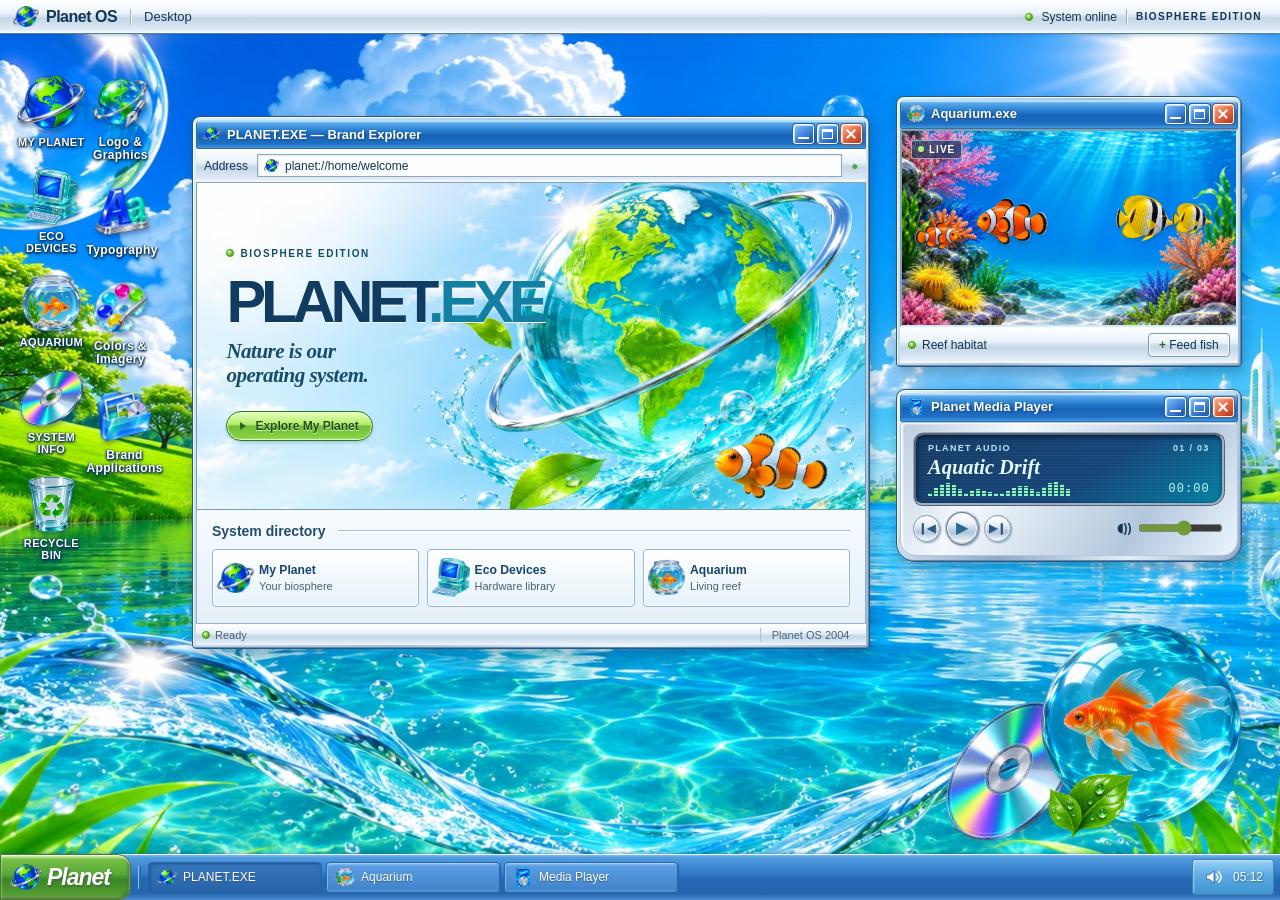
<file: index.html>
<!doctype html>
<html lang="en">
<head>
  <meta charset="utf-8">
  <meta name="viewport" content="width=device-width,initial-scale=1">
  <meta name="theme-color" content="#1564b0">
  <meta name="description" content="Enter PLANET.EXE, an ecological desktop with a living aquarium, eco devices and a biosphere media player.">
  <title>PLANET.EXE · Biosphere Desktop</title>
  <link rel="icon" href="assets/planet.png">
  <link rel="stylesheet" href="desktop.css">
  <script src="brand-data.js" defer></script>
  <script src="desktop.js" defer></script>
</head>
<body>
  <header class="system-bar">
    <button class="os-brand" data-open="home"><img src="assets/planet.png" alt="">Planet OS</button>
    <i class="divider"></i><span class="top-path">Desktop</span>
    <div class="top-end"><span class="led"></span> System online <i class="divider"></i><span>BIOSPHERE EDITION</span></div>
  </header>
  <main id="desktop" aria-label="Planet OS desktop">
    <div class="desk-collage">
      <button class="floating-disc" data-open="player" title="Open Planet Media Player" aria-label="Open Planet Media Player"><img src="assets/info.png" alt=""></button>
      <button class="water-orb" data-open="aquarium" title="Open Aquarium" aria-label="Open Aquarium"><img src="assets/water-orb.webp" alt=""></button>
      <img class="loose-leaf" src="assets/leaf.png" alt="">
    </div>
    <nav id="shortcuts" aria-label="Desktop shortcuts"></nav>
    <nav id="brand-shortcuts" aria-label="Brandbook shortcuts"></nav>
    <section class="window home" id="home" aria-label="PLANET.EXE brand explorer">
      <div class="chrome" data-title="PLANET.EXE — Brand Explorer"></div>
      <div class="address"><span>Address</span><div class="url"><img src="assets/planet.png" alt="">planet://home/welcome</div><span class="connection" aria-label="Connected">●</span></div>
      <div class="home-scroll">
        <div class="hero">
          <div class="hero-copy">
            <div class="edition"><span class="led"></span> BIOSPHERE EDITION</div>
            <h1>PLANET<span>.EXE</span></h1>
            <p>Nature is our<br>operating system.</p>
            <button class="enter-btn" data-open="planet"><span class="play-mark"></span>Explore My Planet</button>
          </div>
        </div>
        <div class="directory">
          <h2>System directory<span></span></h2>
          <div id="directory-links"></div>
        </div>
      </div>
      <div class="status"><span><i class="led"></i> Ready</span><span>Planet OS 2004</span></div>
    </section>
    <section class="window aquarium" id="aquarium" aria-label="Aquarium">
      <div class="chrome" data-title="Aquarium.exe"></div>
      <button id="tank" aria-label="Feed fish at this point in the aquarium"><span class="live"><i></i> LIVE</span><span id="swimmers"></span></button>
      <div class="tank-controls"><span id="tank-state" role="status"><i class="led"></i> Reef habitat</span><button class="shell-button" id="feed"><b>+</b> Feed fish</button></div>
    </section>
    <section class="window player" id="player" aria-label="Planet Media Player">
      <div class="chrome" data-title="Planet Media Player"></div>
      <div class="player-case">
        <div class="lcd">
          <div class="lcd-top"><span>PLANET AUDIO</span><span id="track-num">01 / 03</span></div>
          <div class="track-title" id="track-title">Aquatic Drift</div>
          <div class="readout"><div id="eq" aria-hidden="true"></div><time id="timer">00:00</time></div>
        </div>
        <div class="transport"><button id="prev" aria-label="Previous track">❙◀</button><button id="play" aria-label="Play">▶</button><button id="next" aria-label="Next track">▶❙</button><span class="speaker-mark" aria-hidden="true">◖))</span><input id="volume" type="range" min="0" max="100" value="55" aria-label="Player volume"></div>
      </div>
    </section>
    <section class="window dialog" id="planet" aria-label="My Planet" hidden>
      <div class="chrome" data-title="My Planet"></div><div class="app-body">
        <div class="app-heading"><img src="assets/planet.png" alt=""><div><small>PERSONAL BIOSPHERE</small><h2>My Planet</h2></div></div>
        <p>PLANET.EXE imagines a computer that feels alive. Water cools its circuits, leaves collect its light, and every device has a place in your habitat.</p>
        <h3>Installed devices</h3><div id="installed"></div><button class="shell-button" data-open="devices">Browse Eco Devices</button>
      </div></section>
    <section class="window dialog" id="devices" aria-label="Eco Devices" hidden>
      <div class="chrome" data-title="Eco Devices"></div><div class="app-body">
        <div class="app-heading"><img src="assets/devices.png" alt=""><div><small>HARDWARE LIBRARY</small><h2>Eco Devices</h2></div></div>
        <p>Choose a concept device to install in your local biosphere.</p><div id="catalog"></div>
      </div></section>
    <section class="window dialog" id="info" aria-label="System Info" hidden>
      <div class="chrome" data-title="System Info"></div><div class="app-body">
        <div class="app-heading"><img src="assets/info.png" alt=""><div><small>SYSTEM PROPERTIES</small><h2>Planet OS</h2></div></div>
        <dl id="properties"></dl><h3>Desktop controls</h3><p>Drag a title bar to move its window. Use the taskbar to switch windows. Tab and Enter operate controls, and Esc dismisses the Planet menu.</p>
      </div></section>
    <section class="window dialog" id="bin" aria-label="Recycle Bin" hidden>
      <div class="chrome" data-title="Recycle Bin"></div><div class="app-body">
        <div class="app-heading"><img src="assets/bin.png" alt=""><div><small>RECOVERY UTILITY</small><h2>Recycle Bin</h2></div></div>
        <div id="recycled"></div>
      </div></section>
  </main>
  <nav id="start-menu" aria-label="Planet menu" hidden><header><img src="assets/planet.png" alt=""><strong>Planet OS</strong></header><div id="programs"></div></nav>
  <footer class="taskbar">
    <button id="start" aria-expanded="false" aria-controls="start-menu"><img src="assets/planet.png" alt="">Planet</button>
    <span class="grip"></span><div id="tasks" aria-label="Open windows"></div>
    <div class="tray"><button id="mute" aria-label="Mute sound" title="Mute sound"></button><time id="clock"></time></div>
  </footer>
</body></html>
</file>
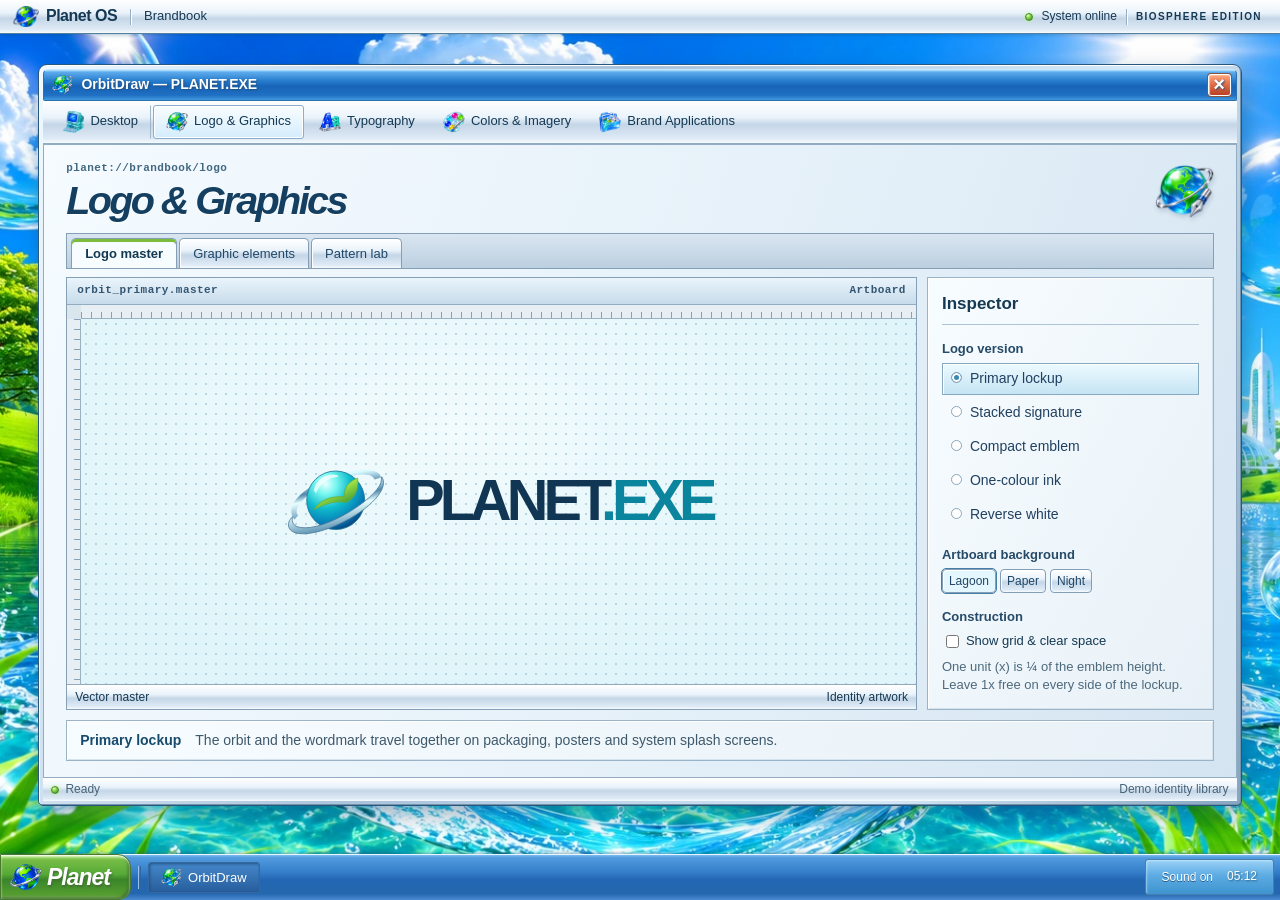
<file: index2.html>
<!doctype html>
<html lang="en"><head><meta charset="utf-8"><meta name="viewport" content="width=device-width,initial-scale=1"><meta name="theme-color" content="#1564b0"><title>Logo &amp; Graphics · PLANET.EXE</title>
<link rel="icon" href="assets/brand/logo-icon.png"><link rel="stylesheet" href="desktop.css"><link rel="stylesheet" href="brand.css"><script defer src="brand-data.js"></script><script defer src="brand.js"></script></head>
<body class="brand-app app-logo" data-page="logo">
<header class="system-bar"><a class="os-brand" href="index.html"><img src="assets/planet.png" alt="">Planet OS</a><i class="divider"></i><span class="top-path">Brandbook</span><div class="top-end"><span class="led"></span> System online <i class="divider"></i><span>BIOSPHERE EDITION</span></div></header>
<div class="app-space"><main class="book-window">
  <div class="book-chrome"><img src="assets/brand/logo-icon.png" alt=""><strong>OrbitDraw — PLANET.EXE</strong><a class="exit-app" aria-label="Close application and return to desktop" title="Return to desktop" href="index.html">×</a></div>
  <nav class="book-nav" aria-label="Brandbook sections"><a href="index.html"><img src="assets/devices.png" alt="">Desktop</a><a href="index2.html" aria-current="page"><img src="assets/brand/logo-icon.png" alt="">Logo &amp; Graphics</a>
      <a href="index3.html"><img src="assets/brand/type-icon.png" alt="">Typography</a>
      <a href="index4.html"><img src="assets/brand/color-icon.png" alt="">Colors &amp; Imagery</a>
      <a href="index5.html"><img src="assets/brand/media-icon.png" alt="">Brand Applications</a></nav>
  <div class="book-body"><header class="app-intro"><div class="intro-copy"><div class="app-path">planet://brandbook/logo</div><h1>Logo &amp; Graphics</h1></div><img src="assets/brand/logo-icon.png" alt=""></header>
<div class="mode-bar" id="logo-modes" aria-label="Editor mode">
  <button data-mode="marks" aria-pressed="true">Logo master</button><button data-mode="elements" aria-pressed="false">Graphic elements</button><button data-mode="patterns" aria-pressed="false">Pattern lab</button>
</div>
<div class="draw-layout">
  <section class="drawing-desk">
    <div class="panel-label"><span id="doc-name">orbit_primary.master</span><span>Artboard</span></div>
    <div class="ruler-frame"><div class="canvas" id="artboard"><div id="draw-object"></div></div></div>
    <div class="drawing-foot"><span id="doc-spec">Vector master</span><span id="draw-caption"></span></div>
  </section>
  <aside class="inspector bevel"><h2>Inspector</h2><fieldset><legend id="variant-label">Logo version</legend><div id="variants" class="options-list"></div></fieldset>
    <fieldset id="background-field"><legend>Artboard background</legend><div id="surfaces" class="surface-choices"></div></fieldset>
    <fieldset id="guides-field"><legend>Construction</legend><label class="check"><input type="checkbox" id="guides"> Show grid &amp; clear space</label><p class="small">One unit (x) is ¼ of the emblem height. Leave 1x free on every side of the lockup.</p></fieldset>
  </aside>
</div><div class="note-line"><strong id="note-heading"></strong><p id="editor-note"></p></div></div>
  <div class="book-status"><span><i class="led"></i> <span id="status-message" role="status">Ready</span></span><span>Demo identity library</span></div>
</main></div>
<nav id="book-menu" aria-label="Planet menu" hidden><div class="menu-brand"><img src="assets/planet.png" alt="">Planet OS</div><a href="index.html"><img src="assets/devices.png" alt="">Desktop</a><a href="index2.html" aria-current="page"><img src="assets/brand/logo-icon.png" alt="">Logo &amp; Graphics</a>
      <a href="index3.html"><img src="assets/brand/type-icon.png" alt="">Typography</a>
      <a href="index4.html"><img src="assets/brand/color-icon.png" alt="">Colors &amp; Imagery</a>
      <a href="index5.html"><img src="assets/brand/media-icon.png" alt="">Brand Applications</a></nav>
<footer class="taskbar"><button id="start" aria-expanded="false" aria-controls="book-menu"><img src="assets/planet.png" alt="">Planet</button><span class="grip"></span><div class="book-task"><img src="assets/brand/logo-icon.png" alt="">OrbitDraw</div>
<div class="tray"><button id="book-mute" aria-label="Mute sound">Sound on</button><time id="book-clock"></time></div></footer>
<dialog id="image-viewer" aria-labelledby="viewer-title"><div class="view-head"><strong id="viewer-title"></strong><button class="ui-btn" id="viewer-close">Close</button></div><img id="viewer-image" alt=""><p id="viewer-caption"></p></dialog>
</body></html>
</file>
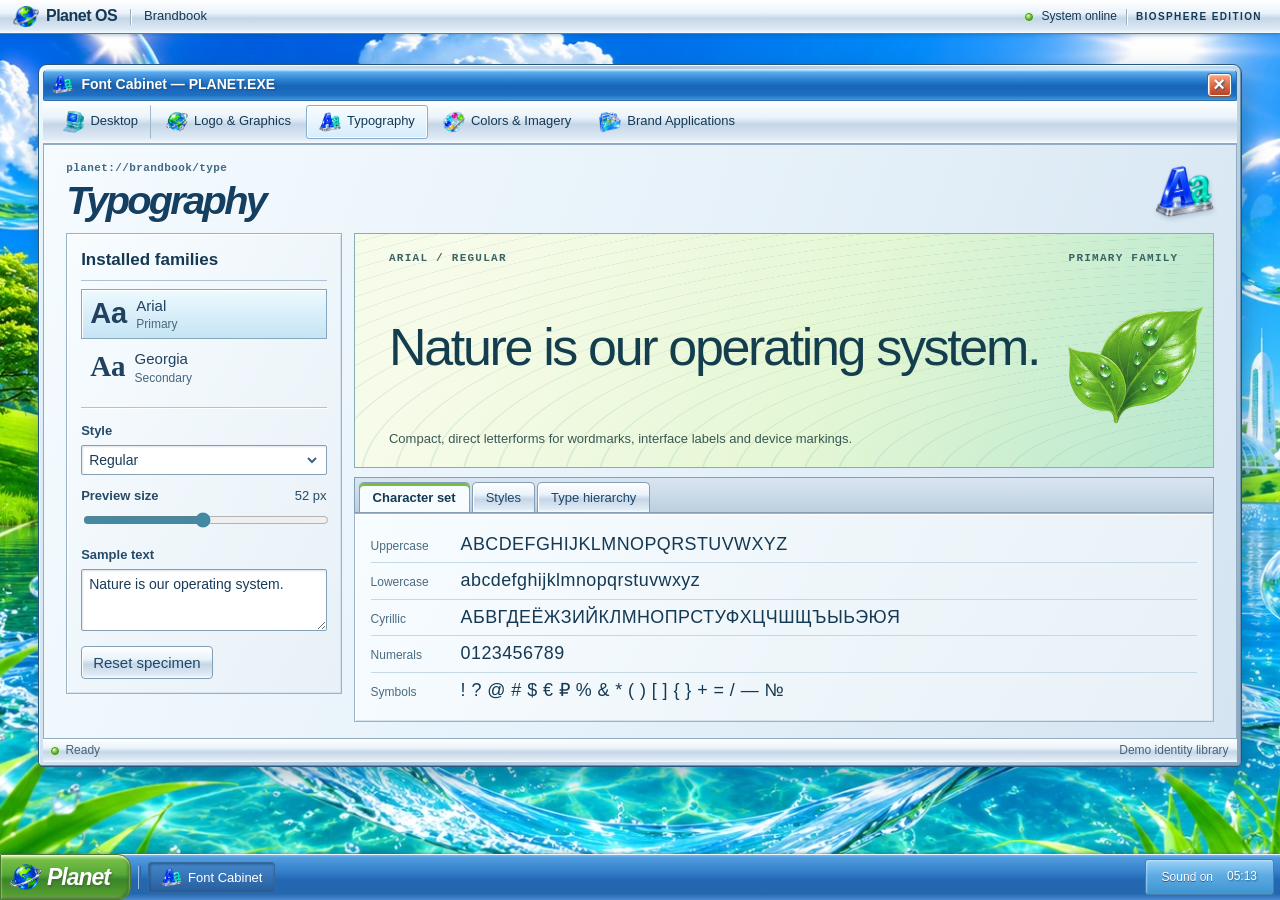
<file: index3.html>
<!doctype html>
<html lang="en"><head><meta charset="utf-8"><meta name="viewport" content="width=device-width,initial-scale=1"><meta name="theme-color" content="#1564b0"><title>Typography · PLANET.EXE</title>
<link rel="icon" href="assets/brand/type-icon.png"><link rel="stylesheet" href="desktop.css"><link rel="stylesheet" href="brand.css"><script defer src="brand-data.js"></script><script defer src="brand.js"></script></head>
<body class="brand-app app-type" data-page="type">
<header class="system-bar"><a class="os-brand" href="index.html"><img src="assets/planet.png" alt="">Planet OS</a><i class="divider"></i><span class="top-path">Brandbook</span><div class="top-end"><span class="led"></span> System online <i class="divider"></i><span>BIOSPHERE EDITION</span></div></header>
<div class="app-space"><main class="book-window">
  <div class="book-chrome"><img src="assets/brand/type-icon.png" alt=""><strong>Font Cabinet — PLANET.EXE</strong><a class="exit-app" aria-label="Close application and return to desktop" title="Return to desktop" href="index.html">×</a></div>
  <nav class="book-nav" aria-label="Brandbook sections"><a href="index.html"><img src="assets/devices.png" alt="">Desktop</a><a href="index2.html"><img src="assets/brand/logo-icon.png" alt="">Logo &amp; Graphics</a>
      <a href="index3.html" aria-current="page"><img src="assets/brand/type-icon.png" alt="">Typography</a>
      <a href="index4.html"><img src="assets/brand/color-icon.png" alt="">Colors &amp; Imagery</a>
      <a href="index5.html"><img src="assets/brand/media-icon.png" alt="">Brand Applications</a></nav>
  <div class="book-body"><header class="app-intro"><div class="intro-copy"><div class="app-path">planet://brandbook/type</div><h1>Typography</h1></div><img src="assets/brand/type-icon.png" alt=""></header>
<div class="font-layout">
  <aside class="font-tools bevel"><h2>Installed families</h2><div id="family-list"></div><div class="panel-rule"></div>
  <label for="font-style">Style</label><select id="font-style"><option value="regular">Regular</option><option value="italic">Italic</option><option value="bold">Bold</option><option value="bolditalic">Bold italic</option></select>
  <label for="font-size">Preview size <output id="size-label" for="font-size">52 px</output></label><input id="font-size" type="range" min="18" max="88" value="52">
  <label for="font-text">Sample text</label><textarea id="font-text" rows="3" maxlength="180">Nature is our operating system.</textarea><button class="ui-btn" id="type-reset">Reset specimen</button></aside>
  <section class="type-proof"><div class="proof-hero"><div class="proof-folio"><span id="proof-family"></span><span id="proof-role"></span></div>
  <div class="proof-sample" id="live-type"></div><img class="proof-leaf" src="assets/leaf.png" alt=""><div class="proof-foot" id="font-description"></div></div>
  <div class="mode-bar" id="proof-tabs" aria-label="Specimen view"><button data-proof="glyph" aria-pressed="true">Character set</button><button data-proof="weight" aria-pressed="false">Styles</button><button data-proof="hierarchy" aria-pressed="false">Type hierarchy</button></div>
  <div class="specimen-sheet" id="type-sheet"></div></section></div></div>
  <div class="book-status"><span><i class="led"></i> <span id="status-message" role="status">Ready</span></span><span>Demo identity library</span></div>
</main></div>
<nav id="book-menu" aria-label="Planet menu" hidden><div class="menu-brand"><img src="assets/planet.png" alt="">Planet OS</div><a href="index.html"><img src="assets/devices.png" alt="">Desktop</a><a href="index2.html"><img src="assets/brand/logo-icon.png" alt="">Logo &amp; Graphics</a>
      <a href="index3.html" aria-current="page"><img src="assets/brand/type-icon.png" alt="">Typography</a>
      <a href="index4.html"><img src="assets/brand/color-icon.png" alt="">Colors &amp; Imagery</a>
      <a href="index5.html"><img src="assets/brand/media-icon.png" alt="">Brand Applications</a></nav>
<footer class="taskbar"><button id="start" aria-expanded="false" aria-controls="book-menu"><img src="assets/planet.png" alt="">Planet</button><span class="grip"></span><div class="book-task"><img src="assets/brand/type-icon.png" alt="">Font Cabinet</div>
<div class="tray"><button id="book-mute" aria-label="Mute sound">Sound on</button><time id="book-clock"></time></div></footer>
<dialog id="image-viewer" aria-labelledby="viewer-title"><div class="view-head"><strong id="viewer-title"></strong><button class="ui-btn" id="viewer-close">Close</button></div><img id="viewer-image" alt=""><p id="viewer-caption"></p></dialog>
</body></html>
</file>
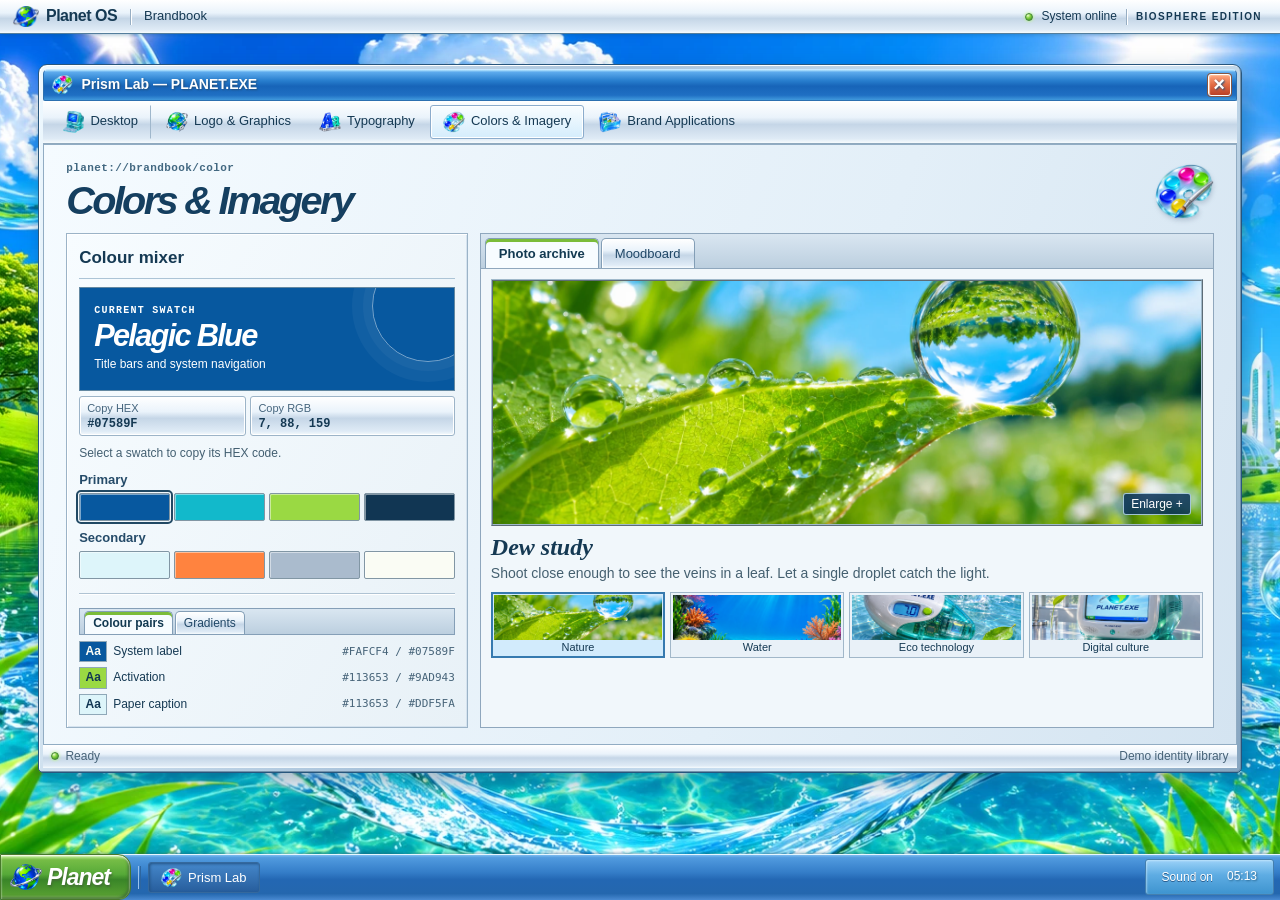
<file: index4.html>
<!doctype html>
<html lang="en"><head><meta charset="utf-8"><meta name="viewport" content="width=device-width,initial-scale=1"><meta name="theme-color" content="#1564b0"><title>Colors &amp; Imagery · PLANET.EXE</title>
<link rel="icon" href="assets/brand/color-icon.png"><link rel="stylesheet" href="desktop.css"><link rel="stylesheet" href="brand.css"><script defer src="brand-data.js"></script><script defer src="brand.js"></script></head>
<body class="brand-app app-color" data-page="color">
<header class="system-bar"><a class="os-brand" href="index.html"><img src="assets/planet.png" alt="">Planet OS</a><i class="divider"></i><span class="top-path">Brandbook</span><div class="top-end"><span class="led"></span> System online <i class="divider"></i><span>BIOSPHERE EDITION</span></div></header>
<div class="app-space"><main class="book-window">
  <div class="book-chrome"><img src="assets/brand/color-icon.png" alt=""><strong>Prism Lab — PLANET.EXE</strong><a class="exit-app" aria-label="Close application and return to desktop" title="Return to desktop" href="index.html">×</a></div>
  <nav class="book-nav" aria-label="Brandbook sections"><a href="index.html"><img src="assets/devices.png" alt="">Desktop</a><a href="index2.html"><img src="assets/brand/logo-icon.png" alt="">Logo &amp; Graphics</a>
      <a href="index3.html"><img src="assets/brand/type-icon.png" alt="">Typography</a>
      <a href="index4.html" aria-current="page"><img src="assets/brand/color-icon.png" alt="">Colors &amp; Imagery</a>
      <a href="index5.html"><img src="assets/brand/media-icon.png" alt="">Brand Applications</a></nav>
  <div class="book-body"><header class="app-intro"><div class="intro-copy"><div class="app-path">planet://brandbook/color</div><h1>Colors &amp; Imagery</h1></div><img src="assets/brand/color-icon.png" alt=""></header>
<div class="prism-layout">
<section class="palette-lab bevel"><h2>Colour mixer</h2><div class="ink-sample" id="ink-sample"><span>Current swatch</span><strong id="ink-name"></strong><small id="ink-use"></small></div>
<div class="code-buttons"><button id="copy-hex" title="Copy HEX"><small>Copy HEX</small><strong></strong></button><button id="copy-rgb" title="Copy RGB"><small>Copy RGB</small><strong></strong></button></div>
<div id="palette-rows"></div><div class="panel-rule"></div><div class="mode-bar" id="mix-tabs" aria-label="Colour recipes"><button data-mix="pairs" aria-pressed="true">Colour pairs</button><button data-mix="gradients" aria-pressed="false">Gradients</button></div><div id="blends"></div></section>
<section class="photo-lab"><div class="mode-bar" id="photo-tabs" aria-label="Image view"><button data-view="archive" aria-pressed="true">Photo archive</button><button data-view="mood" aria-pressed="false">Moodboard</button></div>
<div id="photo-view"></div></section></div></div>
  <div class="book-status"><span><i class="led"></i> <span id="status-message" role="status">Ready</span></span><span>Demo identity library</span></div>
</main></div>
<nav id="book-menu" aria-label="Planet menu" hidden><div class="menu-brand"><img src="assets/planet.png" alt="">Planet OS</div><a href="index.html"><img src="assets/devices.png" alt="">Desktop</a><a href="index2.html"><img src="assets/brand/logo-icon.png" alt="">Logo &amp; Graphics</a>
      <a href="index3.html"><img src="assets/brand/type-icon.png" alt="">Typography</a>
      <a href="index4.html" aria-current="page"><img src="assets/brand/color-icon.png" alt="">Colors &amp; Imagery</a>
      <a href="index5.html"><img src="assets/brand/media-icon.png" alt="">Brand Applications</a></nav>
<footer class="taskbar"><button id="start" aria-expanded="false" aria-controls="book-menu"><img src="assets/planet.png" alt="">Planet</button><span class="grip"></span><div class="book-task"><img src="assets/brand/color-icon.png" alt="">Prism Lab</div>
<div class="tray"><button id="book-mute" aria-label="Mute sound">Sound on</button><time id="book-clock"></time></div></footer>
<dialog id="image-viewer" aria-labelledby="viewer-title"><div class="view-head"><strong id="viewer-title"></strong><button class="ui-btn" id="viewer-close">Close</button></div><img id="viewer-image" alt=""><p id="viewer-caption"></p></dialog>
</body></html>
</file>
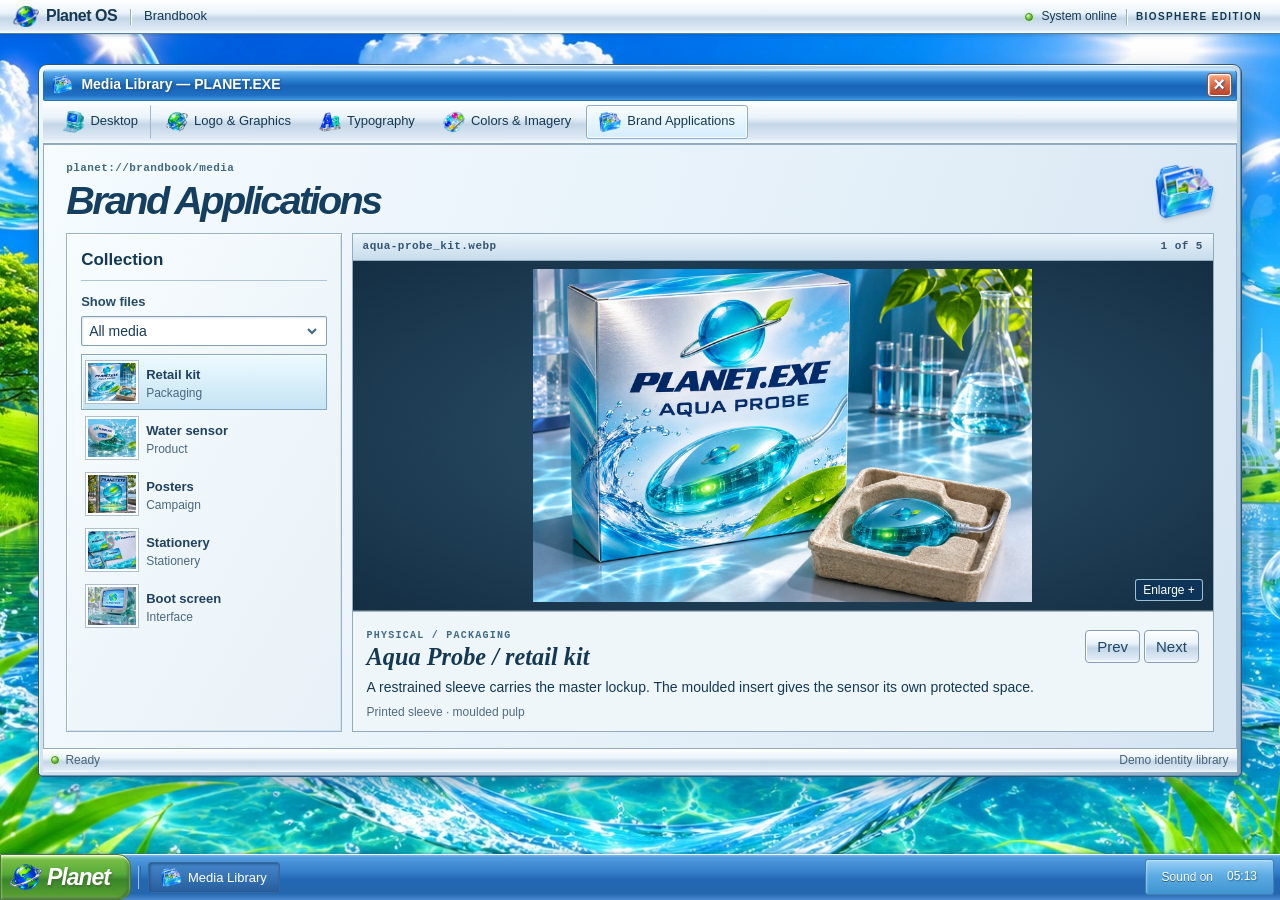
<file: index5.html>
<!doctype html>
<html lang="en"><head><meta charset="utf-8"><meta name="viewport" content="width=device-width,initial-scale=1"><meta name="theme-color" content="#1564b0"><title>Brand Applications · PLANET.EXE</title>
<link rel="icon" href="assets/brand/media-icon.png"><link rel="stylesheet" href="desktop.css"><link rel="stylesheet" href="brand.css"><script defer src="brand-data.js"></script><script defer src="brand.js"></script></head>
<body class="brand-app app-media" data-page="media">
<header class="system-bar"><a class="os-brand" href="index.html"><img src="assets/planet.png" alt="">Planet OS</a><i class="divider"></i><span class="top-path">Brandbook</span><div class="top-end"><span class="led"></span> System online <i class="divider"></i><span>BIOSPHERE EDITION</span></div></header>
<div class="app-space"><main class="book-window">
  <div class="book-chrome"><img src="assets/brand/media-icon.png" alt=""><strong>Media Library — PLANET.EXE</strong><a class="exit-app" aria-label="Close application and return to desktop" title="Return to desktop" href="index.html">×</a></div>
  <nav class="book-nav" aria-label="Brandbook sections"><a href="index.html"><img src="assets/devices.png" alt="">Desktop</a><a href="index2.html"><img src="assets/brand/logo-icon.png" alt="">Logo &amp; Graphics</a>
      <a href="index3.html"><img src="assets/brand/type-icon.png" alt="">Typography</a>
      <a href="index4.html"><img src="assets/brand/color-icon.png" alt="">Colors &amp; Imagery</a>
      <a href="index5.html" aria-current="page"><img src="assets/brand/media-icon.png" alt="">Brand Applications</a></nav>
  <div class="book-body"><header class="app-intro"><div class="intro-copy"><div class="app-path">planet://brandbook/media</div><h1>Brand Applications</h1></div><img src="assets/brand/media-icon.png" alt=""></header>
<div class="library-layout"><aside class="media-files bevel"><h2>Collection</h2><label for="media-filter">Show files</label><select id="media-filter"><option value="All">All media</option><option value="Physical">Physical media</option><option value="Digital">Digital media</option></select><div id="file-list"></div></aside>
<section class="media-view"><div class="panel-label"><span id="media-filename"></span><span id="file-count"></span></div><button class="media-projector zoom-target" id="media-enlarge" aria-label="Enlarge selected application"><img id="media-image" alt=""><span class="lens-label">Enlarge +</span></button>
<div class="media-caption"><div><span class="overline" id="media-kind"></span><h2 id="media-name"></h2></div><div class="pager"><button class="ui-btn" id="media-prev" aria-label="Previous application">Prev</button><button class="ui-btn" id="media-next" aria-label="Next application">Next</button></div></div>
<p id="media-desc"></p><p class="material" id="media-material"></p></section></div></div>
  <div class="book-status"><span><i class="led"></i> <span id="status-message" role="status">Ready</span></span><span>Demo identity library</span></div>
</main></div>
<nav id="book-menu" aria-label="Planet menu" hidden><div class="menu-brand"><img src="assets/planet.png" alt="">Planet OS</div><a href="index.html"><img src="assets/devices.png" alt="">Desktop</a><a href="index2.html"><img src="assets/brand/logo-icon.png" alt="">Logo &amp; Graphics</a>
      <a href="index3.html"><img src="assets/brand/type-icon.png" alt="">Typography</a>
      <a href="index4.html"><img src="assets/brand/color-icon.png" alt="">Colors &amp; Imagery</a>
      <a href="index5.html" aria-current="page"><img src="assets/brand/media-icon.png" alt="">Brand Applications</a></nav>
<footer class="taskbar"><button id="start" aria-expanded="false" aria-controls="book-menu"><img src="assets/planet.png" alt="">Planet</button><span class="grip"></span><div class="book-task"><img src="assets/brand/media-icon.png" alt="">Media Library</div>
<div class="tray"><button id="book-mute" aria-label="Mute sound">Sound on</button><time id="book-clock"></time></div></footer>
<dialog id="image-viewer" aria-labelledby="viewer-title"><div class="view-head"><strong id="viewer-title"></strong><button class="ui-btn" id="viewer-close">Close</button></div><img id="viewer-image" alt=""><p id="viewer-caption"></p></dialog>
</body></html>
</file>
<file: desktop.css>
:root {
  color-scheme:light; font-family:Tahoma,"Segoe UI",Arial,sans-serif; color:#123653;
  --metal:linear-gradient(#fff 0%,#eaf3fb 39%,#c5d6e7 56%,#dfebf6 90%,#f6fbfd);
  --blue:linear-gradient(#b5e5ff 0%,#5eabed 7%,#277dcd 36%,#1764b8 54%,#1f6fc3 84%,#4099dc 100%);
  --bar:34px; --task:46px;
}
*{box-sizing:border-box}
html,body{margin:0;width:100%;height:100%;overflow:hidden}
body{background:#158ace url("assets/desktop.webp") center center/cover no-repeat}
button,input{font:inherit}
button{cursor:pointer;color:inherit}
button:focus-visible,input:focus-visible{outline:3px solid #f9bb24;outline-offset:1px}
button:disabled{cursor:default;opacity:.6}
[hidden]{display:none!important}
.system-bar,.taskbar,.address,.chrome,.status,.tank-controls,.transport,.top-end,.os-brand,.app-heading,.tray{display:flex;align-items:center}
.system-bar{position:relative;height:var(--bar);padding:0 18px 0 13px;background:var(--metal);border-bottom:1px solid #547e9c;box-shadow:0 1px 4px #034f8059;z-index:2;gap:13px;font-size:13px}
.os-brand{border:0;background:none;gap:7px;padding:0;font-size:16px;font-weight:750;letter-spacing:-.5px}
.os-brand img{width:26px;height:26px;object-fit:contain}
.divider{height:16px;width:1px;background:#97aec3;box-shadow:1px 0 white}
.top-end{margin-left:auto;gap:9px;font-size:12px}.top-end>span:last-child{font:700 10px Tahoma,sans-serif;letter-spacing:1.4px}
.led{display:inline-block;width:8px;height:8px;border:1px solid #448a32;border-radius:50%;background:radial-gradient(circle at 32% 24%,#efffd1,#85d341 42%,#419227 88%);box-shadow:0 0 3px #b7fc70}
#desktop{position:absolute;inset:var(--bar) 0 var(--task);isolation:isolate}
.desk-collage{position:absolute;right:2.8%;bottom:1.8%;width:24vw;height:23vh;pointer-events:none}
.desk-collage button{position:absolute;background:none;border:0;padding:0;pointer-events:auto;filter:drop-shadow(2px 5px 4px #12507450)}
.desk-collage button img{display:block;width:100%;height:100%;object-fit:contain}
.floating-disc{width:46%;height:66%;bottom:0;left:1%;transform:rotate(-13deg)}
.water-orb{width:65%;height:100%;bottom:6%;right:1%;animation:float 7s ease-in-out infinite}
.loose-leaf{position:absolute;left:36%;bottom:0;width:25%;height:37%;object-fit:contain;transform:rotate(15deg)}
@keyframes float{50%{transform:translateY(-6px)}}
#shortcuts{position:absolute;left:1.2%;top:4.5%;display:flex;flex-direction:column;gap:clamp(6px,1.5vh,16px);width:90px}
.shortcut{border:1px solid transparent;background:transparent;display:grid;justify-items:center;align-content:start;min-height:74px;padding:3px 1px;gap:5px}
.shortcut:hover,.shortcut:focus-visible{border-color:#caf3ff;background:#429fe66b;border-radius:3px}
.shortcut img{height:clamp(42px,6.2vh,65px);width:68px;object-fit:contain;filter:drop-shadow(1px 3px 2px #072e686b)}
.shortcut span{color:white;text-shadow:1px 1px 2px #00264c,-1px 0 2px #124577,0 2px 3px #003455;font-size:11px;letter-spacing:.35px;font-weight:700}
.window{position:absolute;padding:3px;border:1px solid #255783;border-radius:8px 8px 4px 4px;background:linear-gradient(110deg,#e0f2ff,#a5bed7 45%,#e8f5ff 72%,#98b5d0);box-shadow:inset 1px 1px 0 #f4fbff,inset -1px -1px 0 #6986ab,2px 6px 14px #123d655c;display:flex;flex-direction:column;min-width:0}
.chrome{flex:0 0 29px;min-height:29px;gap:6px;background:var(--blue);color:white;border:1px solid #2c70b0;border-top-color:#afdfff;box-shadow:inset 0 1px 1px #cbeaff80;border-radius:5px 5px 2px 2px;padding:1px 3px 2px 6px;text-shadow:1px 1px 2px #1b487c;font-size:13px;font-weight:700;cursor:grab;touch-action:none;user-select:none}
.chrome:active{cursor:grabbing}.chrome img{width:18px;height:18px;object-fit:contain}.chrome strong{white-space:nowrap;overflow:hidden;text-overflow:ellipsis}.win-controls{margin-left:auto;display:flex;gap:3px}
.win-controls button{position:relative;width:21px;height:20px;border:1px solid #f7fbff;border-radius:3px;background:linear-gradient(145deg,#86c3fc,#448be2 47%,#2661af 85%);box-shadow:0 0 0 1px #2862a0,inset 1px 1px 1px #cce5ff;color:#fff}
.win-controls button::before{content:"";position:absolute;left:4px;right:4px;bottom:4px;height:2px;background:white}
.win-controls .max::before{bottom:4px;top:4px;height:auto;background:none;border:1px solid white;border-top:3px solid white}
.win-controls .close{background:linear-gradient(145deg,#ffb18c,#e56943 50%,#b4371b);box-shadow:0 0 0 1px #905447,inset 1px 1px 1px #ffcab5}
.win-controls .close::before,.win-controls .close::after{content:"";position:absolute;width:12px;height:2px;top:8px;left:3px;background:white;transform:rotate(45deg)}
.win-controls .close::after{transform:rotate(-45deg)}.win-controls button:hover,.shell-button:hover,.transport button:hover{filter:brightness(1.09)}
.home{left:11%;top:10%;width:56.5%;z-index:3}
.address,.status,.tank-controls{background:var(--metal);font-size:12px}
.address{padding:5px 8px;gap:9px;border-bottom:1px solid #889fb8}
.url{padding:3px 6px;flex:1;background:#fbfdff;border:1px solid #91a7bc;box-shadow:inset 1px 1px 2px #7293a630;display:flex;align-items:center;gap:6px;font:12px Tahoma,sans-serif}
.url img{width:15px;height:15px;object-fit:contain}.connection{color:#4daa3b}
.home-scroll{overflow:auto;min-height:0}
.hero{isolation:isolate;position:relative;min-height:clamp(265px,36.3vh,430px);background:#dff6ff url("assets/biosphere.webp") center center/cover no-repeat;display:flex;align-items:center;border:1px solid #769baa;border-top:0}
.hero-copy{padding:20px 0 23px 4.4%;position:relative;z-index:1}
.edition{display:flex;align-items:center;gap:6px;color:#164c65;font:700 10px Tahoma,Arial,sans-serif;letter-spacing:1.6px}
h1{font-family:Arial,"Segoe UI",sans-serif;font-size:clamp(38px,4.65vw,86px);font-weight:900;letter-spacing:-.084em;line-height:1;margin:13px 0 9px;color:#113c61;text-shadow:0 1px 0 white}
h1 span{color:#1380a3}
.hero p{margin:0;color:#184d6a;font:italic 600 clamp(19px,1.65vw,32px)/1.12 Georgia,"Times New Roman",serif;letter-spacing:-.55px}
.enter-btn{display:inline-flex;align-items:center;gap:9px;margin-top:23px;border:1px solid #2c7826;border-radius:17px;padding:7px 13px;background:linear-gradient(#e7ffbc,#b3ed6d 44%,#72bc38 51%,#88d343 92%,#bbef81);box-shadow:inset 0 0 0 1px #e0ffc3,0 2px 3px #376e7740;color:#214d1b;font:bold 12px Tahoma,Arial,sans-serif;text-shadow:0 1px #e0ffb6}
.enter-btn:hover{filter:brightness(1.06)}.play-mark{border-top:4px solid transparent;border-bottom:4px solid transparent;border-left:6px solid #2d661f}
.directory{padding:13px 15px 16px;background:linear-gradient(#f6fbff,#e3eff8);border:1px solid #9ab2c9;border-top:0}
.directory h2{display:flex;align-items:center;gap:12px;font:700 14px Tahoma,sans-serif;margin:0 0 10px;color:#244c6b}.directory h2 span{height:1px;flex:1;background:#a9c1d5;box-shadow:0 1px white}
#directory-links{display:grid;grid-template-columns:repeat(3,minmax(0,1fr));gap:8px}
.dir-link{display:flex;align-items:center;text-align:left;border:1px solid #9cb6ce;border-radius:4px;box-shadow:inset 0 0 0 1px white;background:linear-gradient(#fff,#e5f2fa);padding:7px 4px;gap:5px;min-height:58px}
.dir-link:hover{background:linear-gradient(#fff,#c6e9fc);border-color:#508ac1}
.dir-link img{width:clamp(28px,2.9vw,48px);height:40px;object-fit:contain}.dir-link strong,.dir-link small{display:block}.dir-link strong{font-size:clamp(11px,.95vw,16px);color:#164575}.dir-link small{font-size:11px;color:#476174;margin-top:3px}
.status{padding:3px 6px;justify-content:space-between;color:#466378;font:11px Tahoma,Arial,sans-serif;border-top:1px solid #f5fbff}.status span:first-child{display:flex;align-items:center;gap:5px}.status span:last-child{border-left:1px solid #abc0d5;padding:1px 11px}
.aquarium,.player{left:70%;width:27%;z-index:2}
.aquarium{top:7.5%}
#tank{padding:0;overflow:hidden;position:relative;display:block;width:100%;height:clamp(140px,22vh,300px);border:2px inset #cfebfc;background:#0081bb url("assets/reef.webp") center/cover;cursor:crosshair}
.live{position:absolute;top:9px;left:9px;font:700 10px Tahoma,sans-serif;letter-spacing:1px;color:#fff;background:#06375ca8;border:1px solid #e8faff8c;border-radius:3px;padding:3px 6px;display:flex;gap:5px;align-items:center;z-index:2}
.live i{width:6px;height:6px;border-radius:50%;background:#adfa67}
#swimmers,.fish{position:absolute;inset:0;pointer-events:none}
.fish{width:18%;height:24%;will-change:transform}.fish img{width:100%;height:100%;object-fit:contain;filter:drop-shadow(1px 2px 2px #04496a60)}
.pellet,.bubble{pointer-events:none;position:absolute;border-radius:50%}.pellet{width:5px;height:5px;background:#f3ae42;box-shadow:0 1px 1px #663503}
.bubble{width:9px;height:9px;border:1px solid #e2ffffae;box-shadow:inset 2px 2px 1px #fff9;animation:rise 4s linear forwards}
@keyframes rise{to{transform:translate(10px,-300px);opacity:0}}
.tank-controls{justify-content:space-between;padding:6px 8px;gap:4px}
#tank-state{display:flex;align-items:center;gap:6px;font-size:12px}.shell-button{font:12px Tahoma,sans-serif;border:1px solid #789ab5;border-radius:4px;padding:4px 10px;background:var(--metal);box-shadow:inset 0 0 0 1px #f7fcff}.shell-button b{color:#367524}
.player{top:calc(7.5% + clamp(140px,22vh,300px) + 95px);border-radius:9px 9px 19px 19px;background:linear-gradient(110deg,#edf7ff,#8faac8 40%,#e4eef7 72%,#8faac8);padding-bottom:5px}
.player-case{padding:9px 12px 4px;background:linear-gradient(123deg,#bccdde,#f4f8fd 29%,#b3c7dd 72%,#edf5fe);border-radius:4px 4px 16px 16px;border:1px solid #b4c7db;box-shadow:inset 2px 1px 2px #fff}
.lcd{position:relative;padding:8px 12px 7px;border:3px ridge #9cafc7;border-radius:10px 10px 15px 9px;background:repeating-linear-gradient(0deg,transparent 0 2px,#d8ffff09 2px 3px),linear-gradient(145deg,#183b65,#164579 58%,#057fa1);box-shadow:inset 1px 2px 5px #041d3c;color:#e4fbff}
.lcd-top,.readout{display:flex;align-items:center;justify-content:space-between}.lcd-top{font:700 9px Tahoma,sans-serif;letter-spacing:1.3px;color:#b5e8fc}.track-title{font:italic 700 clamp(19px,1.6vw,30px) Georgia,serif;margin:3px 0}.readout time{font:12px "Courier New",monospace;letter-spacing:1px;color:#bbfcff}
#eq{display:flex;align-items:flex-end;gap:2px;height:14px}#eq i{width:4px;background:repeating-linear-gradient(to top,#8cf6bd 0 2px,#286d73 2px 3px);transform-origin:bottom}
.transport{gap:5px;min-height:45px}.transport button{border:1px solid #8098b1;border-radius:50%;background:linear-gradient(#fff,#eaf1f9 35%,#b0c4dc 65%,#f8fcff);width:27px;height:27px;box-shadow:inset 0 0 0 1px #fbfdff,1px 1px 2px #839ab4;font:700 11px Arial;color:#30567f;padding:0}
.transport #play{width:34px;height:34px;border:2px ridge #b5c9dc;color:#2c6892;font-size:15px}.speaker-mark{margin-left:auto;font-weight:bold;font-size:12px}.transport input{width:27%;accent-color:#719a38;height:12px}
.dialog{width:min(430px,88%);max-height:90%;left:30%;top:18%}.app-body{background:#f1f7fb;padding:20px;overflow:auto;border:1px solid #98b0c5;font-size:15px;line-height:1.45}.app-body p{margin:12px 0 18px}.app-body h2{font:700 28px Tahoma,sans-serif;letter-spacing:-1px;margin:0}.app-body h3{font-size:15px;margin:14px 0 6px}.app-heading{gap:12px;border-bottom:1px solid #b7c9d8;padding-bottom:10px}.app-heading img{width:53px;height:53px;object-fit:contain}.app-heading small{font-size:10px;letter-spacing:1.7px;color:#3f728e}.device-row{display:flex;align-items:center;gap:9px;border:1px solid #adc3d5;margin:6px 0;padding:9px;background:#fff}.device-row img{width:35px;height:35px;object-fit:contain}.device-row small{display:block;font-size:12px;color:#496878}.device-row button{margin-left:auto}.empty{color:#4b687b}.app-body dl{display:grid;grid-template-columns:1fr 1.2fr}.app-body dt,.app-body dd{margin:0;padding:5px;border-bottom:1px solid #c4d6e4;font-size:13px}.app-body dd{font-weight:bold}
.window.expanded{left:1%!important;top:1%!important;width:98%!important;height:98%!important;max-height:98%}.expanded .home-scroll,.expanded .app-body,.expanded #tank,.expanded .player-case{flex:1}.expanded .hero{min-height:65%}.expanded .lcd{height:70%;display:flex;flex-direction:column;justify-content:space-between}.expanded .transport{height:30%}
.taskbar{position:absolute;bottom:0;left:0;right:0;height:var(--task);background:linear-gradient(#8fc8f6,#519bdf 8%,#347dc8 40%,#2367b3 56%,#2467ae 86%,#498ad2);box-shadow:inset 0 1px #e6f7ff,0 -1px 3px #25567b7d;z-index:10002;gap:7px;padding-right:6px}
#start{height:100%;min-width:106px;padding:0 20px 0 9px;display:flex;align-items:center;gap:5px;background:linear-gradient(#d3f5a5,#76bd46 11%,#56a938 44%,#398528 56%,#569e31 91%,#a8d67e);color:white;font:bold italic 23px Arial,sans-serif;letter-spacing:-1px;text-shadow:1px 2px 2px #437133;border:1px solid #48792c;border-radius:0 13px 12px 0;box-shadow:inset 0 1px 2px white,inset -2px -2px 3px #417333}
#start img{width:32px;height:32px;object-fit:contain}.grip{height:23px;width:3px;border-left:1px solid #98c2ed;border-right:1px solid #2d66a0}
#tasks{display:flex;align-items:center;gap:4px;min-width:0;flex:1}
.task{display:flex;align-items:center;text-align:left;gap:6px;min-width:0;max-width:174px;flex:1;padding:4px 8px;height:31px;border:1px solid #2966a9;border-radius:4px;background:linear-gradient(#91c6f3,#599de0 12%,#4385cd 88%,#4d96d7);box-shadow:inset 1px 1px #bbdcfc7d,1px 1px 1px #2768ae;color:#fff;font:12px Tahoma,Arial,sans-serif;text-shadow:0 1px 1px #355981}.task span{white-space:nowrap;overflow:hidden;text-overflow:ellipsis}.task.active{background:linear-gradient(#3577bb,#2863a8);box-shadow:inset 1px 1px 3px #214f8b}.task img{width:20px;height:20px;object-fit:contain}
.tray{height:80%;gap:8px;border:1px solid #447fae;border-radius:3px;padding:3px 10px;background:linear-gradient(#9bd2f8,#5eace3 44%,#3e94cf);box-shadow:inset 1px 1px 2px #e1f5ff80;color:white;text-shadow:1px 1px 2px #28648d;font-size:12px;font-variant-numeric:tabular-nums}.tray button{border:0;background:none;padding:2px;color:white;display:flex}.tray svg{width:18px;height:18px}
#start-menu{position:absolute;z-index:10001;bottom:var(--task);left:0;background:#eef7ff;border:2px solid #3476b6;border-radius:7px 7px 0 0;width:250px;box-shadow:3px 0 12px #163d6670}#start-menu header{display:flex;align-items:center;gap:10px;color:white;background:var(--blue);padding:9px;font-size:21px}#start-menu header img{width:34px;height:34px}#programs{padding:5px}.program{display:flex;align-items:center;width:100%;border:0;background:transparent;gap:10px;padding:4px 9px;text-align:left;font-size:14px}.program img{width:30px;height:30px;object-fit:contain}.program:hover,.program:focus-visible{background:#287bc0;color:white}
@media(min-width:1650px){.home{width:53%;left:13%}.aquarium,.player{left:68.5%;width:25.5%}}
@media(max-height:650px) and (min-width:781px){.home{top:3%}.hero{min-height:200px}.hero-copy{padding-block:12px}.aquarium{top:3%}.player{top:calc(3% + 225px)}#shortcuts{top:2%;gap:1px}.shortcut{min-height:63px}.directory{padding:8px}.tank-controls{padding:3px}.app-body{padding:12px}}
@media(max-width:940px) and (min-width:781px){.home{left:11%;width:55.5%}.aquarium,.player{left:68%;width:30.5%}.directory{padding:10px 6px}#directory-links{gap:3px}.dir-link{gap:2px}.dir-link small{font-size:10px}#shortcuts{width:74px;left:0}}
@media(max-width:780px){
  :root{--bar:32px;--task:46px}.system-bar{padding-inline:9px;gap:8px}.top-end{gap:5px}.top-end>span:last-child,.top-end .divider{display:none}
  #desktop{overflow:auto;display:flex;flex-direction:column;align-items:center;gap:12px;padding:10px 10px 28px;scrollbar-width:thin}
  #shortcuts{position:static;display:grid;grid-template-columns:repeat(5,1fr);gap:0;width:100%;max-width:610px;flex-shrink:0}.shortcut{min-height:64px;gap:3px}.shortcut img{height:40px;width:51px}.shortcut span{font-size:9px}
  .window{position:relative;inset:auto;width:min(100%,610px);flex-shrink:0;z-index:auto}.hero{min-height:clamp(230px,48vw,310px);background-position:54% center}.hero-copy{padding-left:4%}h1{font-size:clamp(36px,7.5vw,55px)}.hero p{font-size:21px}.edition{font-size:8px;letter-spacing:1.1px}.enter-btn{font-size:11px;margin-top:19px}
  .directory{padding:10px 8px}.dir-link{flex-direction:column;text-align:center;gap:1px}.dir-link img{width:34px;height:30px}.dir-link small{display:none}.dir-link strong{font-size:11px}.dir-link{min-height:55px}
  #tank{height:clamp(175px,45vw,255px)}.player-case{padding:8px 12px}.track-title{font-size:23px}
  .dialog,.window.mobile-float,.window.expanded{position:fixed;left:3%!important;top:clamp(42px,12vh,105px)!important;width:94%!important;max-height:calc(100dvh - 155px)!important}
  .window.expanded{height:calc(100dvh - 155px)!important}.window.mobile-float .home-scroll{overflow:auto}
  #start{min-width:78px;font-size:20px;padding-right:10px}#start img{width:25px;height:25px}.taskbar{gap:4px}.grip{display:none}.task{justify-content:center;height:31px;padding:3px;max-width:110px}.task span{display:none}.tray{gap:2px;padding:2px 5px}.chrome{min-height:30px}
}
@media(prefers-reduced-motion:reduce){.bubble{display:none}}
@media(prefers-reduced-motion:reduce){.water-orb{animation:none}}
@media(max-width:780px){.desk-collage{display:none}.hero::before{content:"";position:absolute;inset:0;background:linear-gradient(90deg,#edfbff93,transparent 69%)}}
@media(max-width:780px){
  .window.dragged-mobile:not(.expanded){position:fixed;left:var(--drag-x)!important;top:var(--drag-y)!important;width:94%;max-height:calc(100dvh - 85px)}
}

/* Brandbook applications share a second shortcut column with the original desktop. */
#brand-shortcuts{position:absolute;top:4.5%;left:calc(1.2% + clamp(66px,5.4vw,91px));width:clamp(66px,5.4vw,91px);display:flex;flex-direction:column;gap:clamp(6px,1.5vh,16px)}
#shortcuts{width:clamp(66px,5.4vw,91px)}
#brand-shortcuts a,#programs a{text-decoration:none}
#brand-shortcuts .shortcut{align-content:start;min-height:79px;text-align:center}
#brand-shortcuts .shortcut span{font-size:12px;line-height:1.1;max-width:85px}
.home{left:max(15%,157px);width:calc(68% - max(15%,157px))}
#start-menu{max-height:calc(100dvh - var(--task) - 4px);overflow:auto}
.book-programs{border-top:1px solid #a1b9ce;margin-top:4px;padding:5px 0 0}
.program-heading{display:block;font:700 11px Tahoma,sans-serif;color:#456880;margin:0 9px 4px}
#programs a{color:inherit}
@media(max-width:1000px) and (min-width:781px){.home{left:145px;width:calc(67% - 145px)}#shortcuts,#brand-shortcuts{width:64px}#shortcuts{left:3px}#brand-shortcuts{left:70px}.shortcut img{max-width:54px}#brand-shortcuts .shortcut span{font-size:11px}}
@media(max-width:780px){#shortcuts{width:100%}#brand-shortcuts{position:static;width:100%;max-width:610px;display:grid;grid-template-columns:repeat(4,minmax(0,1fr));gap:2px;flex-shrink:0}#brand-shortcuts .shortcut{min-height:54px}#brand-shortcuts .shortcut img{width:44px;height:34px}#brand-shortcuts .shortcut span{font-size:10px;max-width:92px}.home{left:auto;width:min(100%,610px)}}
@media(max-height:650px) and (min-width:781px){#brand-shortcuts{top:2%;gap:1px}#brand-shortcuts .shortcut{min-height:67px}}
</file>
<file: brand.css>
/* Shared Planet OS application frames */
.brand-app{height:100%;background-color:#198dd1;--edge:#859fb7;--ink:#153953;--paper:#f2f8fb;--deep:#113653;--field:linear-gradient(#fff,#ecf4f9);color:var(--ink);font:15px/1.42 Tahoma,"Segoe UI",Arial,sans-serif}
.brand-app a{color:inherit;text-decoration:none}.brand-app button,.brand-app select,.brand-app input{font:inherit}.brand-app a:focus-visible,.brand-app textarea:focus-visible,.brand-app select:focus-visible,.brand-app button:focus-visible{outline:3px solid #e6a923;outline-offset:1px;z-index:1}
.brand-app .system-bar{z-index:4}.app-space{height:calc(100dvh - var(--bar) - var(--task));overflow:auto;padding:clamp(12px,3.3vh,45px) clamp(10px,3vw,56px) 26px;scrollbar-color:#87a9c8 #e3eef6}
.book-window{width:min(1260px,100%);margin:auto;border:1px solid #28567d;padding:4px;border-radius:9px 9px 5px 5px;background:linear-gradient(110deg,#eff9ff,#a9c3db 40%,#d6e9f8 75%,#86a5c0);box-shadow:inset 1px 1px 0 #fff,inset -1px -1px 0 #7291aa,3px 9px 22px #0c3d6a63}
.book-chrome,.view-head{display:flex;align-items:center;gap:8px;color:white;background:var(--blue);border:1px solid #2c70b0;border-top-color:#c8e8ff;border-radius:5px 5px 2px 2px;padding:3px 5px 3px 8px;min-height:32px;text-shadow:1px 1px 2px #24517c;font-size:14px}
.book-chrome img,.book-task img{width:21px;height:21px;object-fit:contain}.exit-app{margin-left:auto;text-align:center;width:23px;height:22px;border:1px solid white;border-radius:3px;box-shadow:0 0 0 1px #855743,inset 1px 1px 1px #ffbd97;background:linear-gradient(#ffa880,#e36d46 47%,#ba4127);color:white!important;font:bold 20px/18px Arial}
.book-nav{display:flex;align-items:stretch;flex-wrap:wrap;gap:2px;padding:4px 6px;border-bottom:1px solid #8fa9be;background:var(--metal)}
.book-nav a,.book-task{display:inline-flex;align-items:center;gap:6px;padding:5px 12px;font-size:13px;white-space:nowrap;border:1px solid transparent;border-radius:3px}
.book-nav a:first-child{border-right:1px solid #9fb7cc;border-radius:0}.book-nav a[aria-current],.book-nav a:hover{background:linear-gradient(#f9fdff,#d4edfc);border:1px solid #8baccc;box-shadow:inset 0 0 0 1px #fff}
.book-nav img{width:22px;height:22px;object-fit:contain}
.book-body{border:1px solid #91acc3;background:linear-gradient(110deg,#f5fbff,#e3eff8 62%,#d4e4f1);padding:0 clamp(12px,1.7vw,26px) 16px}
.app-intro{display:flex;align-items:center;justify-content:space-between;padding:clamp(10px,1.9vh,24px) 0 12px;gap:12px}.app-path,.overline,.proof-folio,.panel-label,.ink-sample>span{font:700 11px/1.25 "Courier New",monospace;letter-spacing:1.25px}
.app-path{color:#426881;letter-spacing:.4px}.app-intro h1{margin:4px 0 0;color:#153f60;font:italic 800 clamp(28px,3.1vw,48px)/1.04 Arial,sans-serif;letter-spacing:-.067em}
.app-intro>img{width:clamp(43px,4.6vw,71px);height:clamp(43px,4.6vw,71px);object-fit:contain;filter:drop-shadow(1px 3px 2px #536c8740)}
.book-status{display:flex;align-items:center;justify-content:space-between;gap:10px;font-size:12px;color:#476378;padding:3px 8px;background:var(--metal)}
.book-status>span:first-child{display:flex;align-items:center;gap:6px}.book-task{margin-right:auto;border-color:#35699d;background:linear-gradient(#4588cb,#275d9c);color:white;box-shadow:inset 1px 1px 3px #235384;padding:4px 12px;line-height:17px}
#book-mute{font:12px Tahoma,Arial,sans-serif;padding:3px 6px;color:white;text-shadow:0 1px #285b8c}#book-clock{min-width:36px}
#book-menu{position:fixed;z-index:10001;bottom:var(--task);left:0;width:245px;border:2px solid #376fa7;background:#eff7fc;border-radius:7px 7px 0 0;box-shadow:3px 0 12px #163d6669;padding-bottom:6px}
#book-menu a,.menu-brand{display:flex;align-items:center;gap:10px;padding:6px 12px}.menu-brand{background:var(--blue);color:white;font-size:22px;font-weight:bold}.menu-brand img,#book-menu a img{width:30px;height:30px;object-fit:contain}#book-menu a:hover,#book-menu a[aria-current]{background:#d4e7f4}
.book-body h2,.book-body h3,.book-body p{margin:0}.book-body h2{font-size:17px}.book-body h3,.book-body legend,.font-tools label,.media-files label{font-weight:bold;font-size:13px;color:#254b69}
.bevel,.specimen-sheet,.note-line{background:linear-gradient(120deg,#f7fcff,#e8f1f7);border:1px solid #9bb3c7;box-shadow:inset 1px 1px #fff,inset -1px -1px #d5e3ef}
.bevel{padding:14px}.panel-rule{height:1px;background:#afc3d3;box-shadow:0 1px white;margin:14px 0}
.mode-bar{display:flex;gap:2px;align-items:flex-end;padding:4px 4px 0;background:linear-gradient(#d9e6f1,#bccfdf);border:1px solid var(--edge)}
.mode-bar button,.ui-btn,.surface-choices button{font:13px Tahoma,Arial,sans-serif;border:1px solid #839eb6;background:var(--metal);border-radius:4px;box-shadow:inset 1px 1px white;color:#204767;padding:5px 11px}
.mode-bar button{border-radius:5px 5px 0 0;border-bottom:0;padding:7px 13px}.mode-bar [aria-pressed=true]{background:#f7fcff;color:#123951;box-shadow:inset 0 3px #7bbc39;font-weight:bold}
.ui-btn:hover,.mode-bar button:hover,.surface-choices button:hover{filter:brightness(1.055)}
.book-body fieldset{margin:15px 0 0;border:0;padding:0}.book-body legend{padding:0;margin-bottom:5px}
.panel-label{display:flex;justify-content:space-between;align-items:center;padding:6px 10px;background:linear-gradient(#eaf4fb,#c7dceb);border-bottom:1px solid #92adc2;color:#345672;letter-spacing:.45px}
.note-line{display:flex;align-items:baseline;gap:14px;margin-top:10px;padding:10px 13px;font-size:14px}.note-line strong{white-space:nowrap;color:#164b6d}.note-line p{color:#3e596b}
.book-body select,.book-body textarea{width:100%;border:1px solid #849fb6;border-radius:2px;background:#fff;box-shadow:inset 1px 1px 2px #91a8bc55;padding:6px 7px;color:#173b59;font:14px Tahoma,Arial,sans-serif}
.book-body select{appearance:none;background:#fff url("data:image/svg+xml,%3Csvg xmlns='http://www.w3.org/2000/svg' width='16' height='12'%3E%3Cpath d='m3 4 4 4 4-4' fill='none' stroke='%233a6584' stroke-width='2'/%3E%3C/svg%3E") right 5px center/16px 12px no-repeat;padding-right:25px}
.book-body input[type=range]{width:100%;accent-color:#4389a4}.small{font-size:13px;color:#4d697d}
#image-viewer{border:2px solid #698cab;padding:4px;background:#e6f1f9;color:#183c58;max-width:min(960px,96vw);max-height:94dvh;border-radius:7px;box-shadow:2px 12px 40px #071f3d88}#image-viewer::backdrop{background:#062345b8}#image-viewer[open]{display:flex;flex-direction:column}
.view-head{justify-content:space-between}.view-head button{color:#234667}#viewer-image{width:100%;min-height:0;max-height:72dvh;object-fit:contain;background:#132d43}#viewer-caption{font-size:14px;margin:8px 10px}
.zoom-target{position:relative;display:block;cursor:zoom-in;padding:0}.lens-label{position:absolute;bottom:9px;right:10px;background:#0d355bde;color:white;border:1px solid #d0f1ffbd;border-radius:3px;padding:3px 7px;font:12px Tahoma,Arial,sans-serif}

/* OrbitDraw: rulers, a transparent pasteboard and a live inspector. */
.draw-layout{display:grid;grid-template-columns:minmax(0,1fr) minmax(215px,25%);gap:10px;margin-top:8px}
.drawing-desk{display:flex;flex-direction:column;min-width:0;border:1px solid var(--edge);background:#e5eff7}.drawing-foot{display:flex;justify-content:space-between;gap:5px;padding:5px 8px;background:var(--metal);font:12px Tahoma,Arial,sans-serif;border-top:1px solid #93aabe}
.ruler-frame{position:relative;display:flex;flex:1;padding:14px 0 0 14px;background:#dae6ed}
.ruler-frame::before,.ruler-frame::after{content:"";position:absolute;background-color:#e8eff4}.ruler-frame::before{left:14px;top:0;right:0;height:13px;background-image:repeating-linear-gradient(90deg,#88a1b4 0 1px,transparent 1px 10px);background-size:100% 6px;background-position:bottom;background-repeat:no-repeat;border-bottom:1px solid #9ab1c2}.ruler-frame::after{top:14px;left:0;bottom:0;width:13px;background-image:repeating-linear-gradient(#88a1b4 0 1px,transparent 1px 10px);background-size:6px 100%;background-position:right;background-repeat:no-repeat;border-right:1px solid #9ab1c2}
.canvas{position:relative;isolation:isolate;display:grid;place-items:center;width:100%;min-height:clamp(285px,37vh,440px);overflow:hidden;background-color:#dff5fa;background-image:radial-gradient(#89bbcb88 .85px,transparent 1px),radial-gradient(ellipse at 45% 30%,#fff9,transparent 75%);background-size:10px 10px,100% 100%}
.canvas[data-surface=paper]{background:#fbfcf4}.canvas[data-surface=night]{background:#143854}.canvas.show-guides::before{content:"";position:absolute;inset:0;z-index:-1;background-image:linear-gradient(#3596ad38 1px,transparent 1px),linear-gradient(90deg,#3596ad38 1px,transparent 1px);background-size:20px 20px}
#draw-object{position:relative;display:grid;place-items:center;width:100%;height:100%;min-height:inherit;padding:18px 10px}
.brand-lock{--x:clamp(12px,1.55vw,24px);display:flex;gap:var(--x);align-items:center;justify-content:center;position:relative;padding:var(--x)}
.brand-lock img{width:calc(var(--x)*5.14);height:calc(var(--x)*4);object-fit:contain}.brand-lock strong{font:900 clamp(24px,4.5vw,70px)/1 Arial,sans-serif;letter-spacing:-.085em;color:#113653;white-space:nowrap}.brand-lock strong em{font-style:normal;color:#0a859d}.brand-lock.ink strong,.brand-lock.ink strong em{color:#113653}.brand-lock.reverse strong,.brand-lock.reverse strong em,.canvas[data-surface=night] .brand-lock.primary strong{color:white}.brand-lock.compact img{width:clamp(120px,18vw,225px);height:auto}
.show-guides .brand-lock{outline:1px dashed #338a99;background:#c7eef225}.show-guides .brand-lock::before,.show-guides .brand-lock::after{position:absolute;color:#286677;background:#e0f5f4;font:11px "Courier New",monospace;padding:2px 4px;left:0}.show-guides .brand-lock::before{content:"1x clear space";top:-19px}.show-guides .brand-lock::after{content:"emblem = 4x";bottom:-19px}.show-guides .brand-lock img{outline:1px dotted #348f9e}
.inspector h2,.font-tools h2,.palette-lab>h2,.media-files h2{border-bottom:1px solid #acc4d6;padding:0 0 8px;margin-bottom:8px}.options-list{display:grid;gap:2px}.options-list button,.family-choice,.file-choice{border:1px solid transparent;background:transparent;text-align:left;padding:5px 8px;color:#204160;font-size:14px}
.options-list button::before{display:inline-block;content:"";margin-right:8px;width:9px;height:9px;border:1px solid #8ba6ba;border-radius:50%;background:white}.options-list button[aria-pressed=true],.family-choice[aria-pressed=true],.file-choice[aria-pressed=true]{background:linear-gradient(#edfaff,#c5e4f4);border:1px solid #87a9c0;box-shadow:inset 1px 1px white}.options-list button[aria-pressed=true]::before{background:#3889b4;box-shadow:inset 0 0 0 2px white}.surface-choices{display:flex;gap:4px;flex-wrap:wrap}.surface-choices button{padding:4px 6px;font-size:12px}.surface-choices [aria-pressed=true]{outline:1px solid #477fa6;background:#e4f7fe}
.check{display:flex;align-items:center;gap:4px;font-size:13px}.check input{accent-color:#47859d}.inspector .small{margin-top:7px}.element-proof{width:46%;height:230px;object-fit:contain;filter:drop-shadow(2px 8px 5px #17384c39)}
.pattern-art{width:83%;height:200px;display:flex;align-items:center;justify-content:center;position:relative;box-shadow:0 4px 10px #09374f42;border:1px solid #7299ac;background-color:#eaf9f7;color:#10334e}
.pattern-art span{font:900 italic clamp(20px,2.9vw,43px) Arial,sans-serif;letter-spacing:-.075em;background:#f0fcf4;padding:6px 14px;box-shadow:2px 2px 0 #183e5f}
.pattern-orbit{background:repeating-radial-gradient(ellipse at 0 0,#dbf6ef 0 7px,#128aa5 8px 9px,#5dd8d0 10px 19px);background-size:84px 48px;transform:rotate(-3deg)}
.pattern-ripple{border-radius:50%;width:210px;height:210px;background:repeating-radial-gradient(circle,#c8f8ff 0 7px,#73cfe5 8px 12px,#277ab0 13px 15px);transform:rotate(-9deg)}.pattern-ripple::after{content:"";width:24px;height:24px;border-radius:50%;background:#ddeef3;border:4px ridge #aec0c5;position:absolute;top:48%;left:44%}.pattern-ripple span{font-size:20px;transform:translateY(43px)}
.pattern-sprout{width:76%;height:164px;transform:rotate(2deg);background:linear-gradient(#fffef2 0 55%,transparent 55%),radial-gradient(ellipse,#559b4b 19%,transparent 23%) 0 0/17px 13px,#c4e9a8}.pattern-sprout span{position:absolute;top:14px;left:14px;box-shadow:none;font-size:20px}

/* Font Cabinet */
.font-layout{display:grid;grid-template-columns:minmax(205px,24%) minmax(0,1fr);gap:12px}.font-tools{align-self:start}.family-choice{display:flex;align-items:center;gap:9px;width:100%;margin:3px 0}.family-choice>b{font-size:29px;line-height:1.1}.family-choice small,.file-choice small{display:block;font-size:12px;color:#49677e}.font-tools label,.media-files label{display:block;margin:12px 0 5px}.font-tools output{float:right;font-weight:normal}.font-tools textarea{resize:vertical;min-height:62px}.font-tools .ui-btn{margin-top:9px}
.type-proof{min-width:0}.proof-hero{position:relative;isolation:isolate;overflow:hidden;min-height:235px;padding:18px 4%;display:flex;flex-direction:column;justify-content:space-between;gap:20px;color:#103d4d;border:1px solid #86aeb4;background:linear-gradient(113deg,#f7fbe9 12%,#e5f7d4 56%,#b6e6cf 100%)}
.proof-hero::before{position:absolute;content:"";inset:0;z-index:-1;background:repeating-radial-gradient(ellipse at 110% 105%,transparent 0 18px,#3f9e9c22 19px 20px,transparent 21px 34px)}
.proof-folio{display:flex;justify-content:space-between;gap:5px;color:#3a6464;text-transform:uppercase}.proof-leaf{position:absolute;right:1%;bottom:18%;width:17%;height:55%;object-fit:contain;z-index:-1;opacity:.82;transform:rotate(8deg)}
.proof-sample{max-width:84%;color:#143e4e;line-height:1.02;letter-spacing:-.045em;overflow-wrap:anywhere;white-space:pre-wrap;min-height:1em}.proof-foot{max-width:85%;font-size:13px;color:#385854}
.type-proof>.mode-bar{margin-top:9px}.specimen-sheet{padding:13px 16px;min-height:168px}.glyph-row,.weight-row,.hier-row{display:grid;grid-template-columns:82px minmax(0,1fr);align-items:baseline;gap:8px;padding:5px 0;border-bottom:1px solid #c5d8e6}.glyph-row:last-child,.weight-row:last-child,.hier-row:last-child{border:0}.specimen-sheet small{font:12px Tahoma,sans-serif;color:#4b6b80}.glyph-row span{font-size:clamp(15px,1.4vw,23px);overflow-wrap:anywhere;letter-spacing:.025em}.weight-row span{font-size:20px}.hier-row span{overflow-wrap:anywhere}

/* Prism Lab */
.prism-layout{display:grid;grid-template-columns:minmax(260px,35%) minmax(0,1fr);gap:12px}.palette-lab{padding:12px}.ink-sample{position:relative;overflow:hidden;display:grid;align-content:center;gap:4px;padding:12px 14px;min-height:104px;border:1px solid #6388a1;background:#07589f;color:white}.ink-sample::after{content:"";position:absolute;width:110px;height:110px;right:-30px;top:-38px;border:1px solid currentColor;border-radius:50%;box-shadow:0 0 0 9px #ffffff17,0 0 0 20px #ffffff18;opacity:.45}.ink-sample>span{font-size:10px;text-transform:uppercase}.ink-sample strong{font:italic 800 clamp(22px,2.4vw,35px)/1 Arial,sans-serif;letter-spacing:-.055em}.ink-sample small{font-size:12px}
.code-buttons{display:grid;grid-template-columns:.9fr 1.1fr;gap:4px;margin:5px 0 9px}.code-buttons button{display:grid;text-align:left;border:1px solid #9cb4c8;background:var(--metal);box-shadow:inset 0 0 0 1px white;border-radius:3px;padding:4px 7px}.code-buttons small{font-size:11px;color:#45657d}.code-buttons strong{font:700 12px "Courier New",monospace}
.swatch-row{display:flex;gap:4px;margin:4px 0 8px}.swatch-row button{flex:1;height:28px;border:1px solid #8196a4;border-radius:2px;box-shadow:inset 1px 1px #ffffff78}.swatch-row button[aria-pressed=true]{outline:2px solid #214964;outline-offset:1px}
#blends{display:grid;gap:5px;margin-top:6px}.blend{display:grid;grid-template-columns:84px 1fr;align-items:center;gap:8px;font-size:12px}.blend i{display:block;height:15px;border:1px solid #94acb9}
.photo-lab{display:flex;min-width:0;flex-direction:column;border:1px solid #8fa7bd;background:#f1f7fb}.photo-lab>.mode-bar{border:0;border-bottom:1px solid #8fa7bd}#photo-view{padding:10px;flex:1;min-width:0}.photo-main{position:relative;width:100%;border:2px ridge #a0b9ca;background:#183b53}.photo-main img{display:block;width:100%;height:clamp(185px,27vh,305px);object-fit:cover}.photo-caption{padding:8px 0}.photo-caption h2{font:italic 700 24px Georgia,serif}.photo-caption p{font-size:14px;color:#456070;margin-top:3px}.filmstrip{display:grid;grid-template-columns:repeat(4,minmax(0,1fr));gap:5px}.filmstrip button{padding:2px;border:1px solid #a1b7c9;background:#e9f1f8;font-size:11px}.filmstrip button[aria-pressed=true]{border:2px solid #367aaf;padding:1px;background:#d2ebfc}.filmstrip img{display:block;width:100%;height:45px;object-fit:cover}
.mood-grid{display:grid;grid-template-columns:1.15fr 1fr;grid-template-rows:1.2fr 1fr;gap:6px;height:100%;min-height:310px}.mood-grid button{position:relative;border:2px solid white;box-shadow:0 1px 3px #37587770;min-height:145px;overflow:hidden}.mood-grid img{position:absolute;inset:0;width:100%;height:100%;object-fit:cover}.mood-grid span{position:absolute;bottom:7px;left:6px;background:#10354dcf;color:white;padding:3px 7px;font:italic 700 15px Georgia,serif}
/* Media Library */
.library-layout{display:grid;grid-template-columns:minmax(190px,24%) minmax(0,1fr);gap:10px}.media-files select{margin-bottom:8px}.file-choice{width:100%;display:flex;align-items:center;gap:8px;padding:6px 4px}.file-choice img{width:52px;height:42px;object-fit:cover;border:2px solid white;box-shadow:0 0 0 1px #aec0ce}.file-choice b{font-size:13px}
.media-view{background:#eff6fa;border:1px solid #91aabd;min-width:0;padding-bottom:12px}.media-projector{display:grid;place-items:center;width:100%;border:0;border-bottom:2px groove #a0b7c8;background:radial-gradient(ellipse at center,#2f566f,#142e43);padding:8px 12px}
.media-projector img{width:100%;height:clamp(190px,37vh,420px);object-fit:contain}.media-caption{padding:10px 14px 5px;display:flex;align-items:center;justify-content:space-between;gap:10px}.media-caption h2{font:italic 700 clamp(18px,1.9vw,30px) Georgia,serif;line-height:1.15}.overline{color:#426a82;font-size:10px;text-transform:uppercase}.pager{display:flex;gap:4px}.media-view>p{margin:2px 14px 0;font-size:14px}.media-view .material{font:12px Tahoma,sans-serif;margin-top:7px;color:#506b81}
@media(max-width:920px){.app-space{padding:12px 10px 20px}.book-nav a{padding:4px 7px}.brand-lock{--x:15px}.book-body{padding-inline:11px}.draw-layout{grid-template-columns:minmax(0,1fr) 213px}.prism-layout{grid-template-columns:minmax(225px,36%) minmax(0,1fr)}.book-body .bevel{padding:11px}.media-caption{align-items:flex-start}}
@media(max-width:700px){.brand-app{--bar:32px;--task:43px}.app-space{padding:7px 5px 16px}.book-window{padding:2px}.book-nav{display:grid;grid-template-columns:repeat(5,1fr);gap:1px;padding:3px 2px}.book-nav a{display:flex;flex-direction:column;align-items:center;text-align:center;justify-content:flex-start;font-size:10px;line-height:1.1;white-space:normal;gap:2px;padding:3px 1px}.book-nav img{width:24px;height:24px}.app-intro{padding:10px 0}.app-intro h1{font-size:30px}.app-path{font-size:10px}.app-intro>img{width:46px;height:46px}.book-body{padding:0 7px 9px}.mode-bar button{font-size:12px;padding:7px 8px}.book-task{font-size:11px;gap:3px;padding:4px 6px}.book-task img{width:18px;height:18px}.book-status{font-size:10px}
.draw-layout,.font-layout,.prism-layout,.library-layout{grid-template-columns:minmax(0,1fr);gap:8px}.drawing-desk .canvas{min-height:225px}.brand-lock{--x:14px}.brand-lock strong{font-size:clamp(23px,7.4vw,46px)}.brand-lock.compact img{width:125px}.inspector .options-list{grid-template-columns:1fr 1fr}.inspector fieldset{margin-top:8px}.note-line{display:block}.note-line p{margin-top:4px}.font-layout .type-proof{grid-row:1}.proof-hero{min-height:210px;padding:13px}.proof-sample{max-width:93%}.specimen-sheet{padding:8px;min-height:0}.glyph-row,.hier-row,.weight-row{grid-template-columns:63px 1fr}.glyph-row span{font-size:15px}.font-tools #family-list{display:flex}.font-tools label{margin-top:7px}.family-choice{width:50%}
.prism-layout{grid-template-columns:minmax(0,1fr)}.photo-main img{height:220px}.mood-grid{min-height:330px}.media-files #file-list{display:flex;overflow-x:auto;gap:4px}.file-choice{min-width:76px;width:auto;flex:1;display:grid;justify-items:center;gap:3px;text-align:center}.file-choice img{width:58px;height:38px}.file-choice small{display:none}.file-choice b{font-size:11px}.media-files label{display:inline-block;margin:0 6px 6px 0}.media-files select{width:auto}.media-projector{padding:6px}.media-projector img{height:clamp(175px,50vw,270px)}.media-caption{padding:8px;flex-wrap:wrap}.media-view>p{margin-inline:8px}.app-color .palette-lab .panel-rule{margin:8px 0}}
@media(max-width:360px){.book-task{font-size:10px}.book-status{font-size:9px}.brand-lock{--x:11px}.surface-choices button{font-size:11px}.brand-app .system-bar{padding:0 5px}.book-body{padding-inline:4px}}


.brand-lock.stacked{flex-direction:column}
.brand-lock.stacked strong{font-size:clamp(25px,3vw,45px)}
.brand-lock.compact{--x:clamp(24px,3vw,40px)}
.brand-lock.compact img{width:calc(var(--x)*5.14);height:calc(var(--x)*4)}
.show-guides .brand-lock{background-image:linear-gradient(90deg,transparent calc(50% - .5px),#3b929a60 50%,transparent calc(50% + .5px)),linear-gradient(transparent calc(50% - .5px),#3b929a60 50%,transparent calc(50% + .5px))}
.copy-result{min-height:19px;color:#435f71;font-size:12px;margin:3px 0 7px!important}
.colour-pair{display:flex;align-items:center;gap:6px;font-size:12px}
.colour-pair b{min-width:28px;padding:1px 3px;text-align:center;border:1px solid #8fa8b8}
.colour-pair code{margin-left:auto;font-size:11px;color:#476479;white-space:nowrap}
#mix-tabs{padding-top:2px}#mix-tabs button{font-size:12px;padding:4px 8px}
@media(max-width:700px){.font-layout .type-proof{display:contents}.font-layout .proof-hero{grid-row:1}.font-layout .font-tools{grid-row:2}.font-layout .mode-bar{grid-row:3;margin:0}.font-layout .specimen-sheet{grid-row:4}.font-tools{display:grid;grid-template-columns:1fr 1fr;gap:3px 10px}.font-tools h2,.font-tools #family-list,.font-tools .panel-rule,.font-tools label[for=font-text],.font-tools textarea,.font-tools .ui-btn{grid-column:1/-1}.font-tools .panel-rule{margin:4px 0}.font-tools label[for=font-size]{grid-column:2;grid-row:4}.font-tools #font-style,.font-tools #font-size{grid-row:5}.font-tools .ui-btn{justify-self:start}}
</file>
